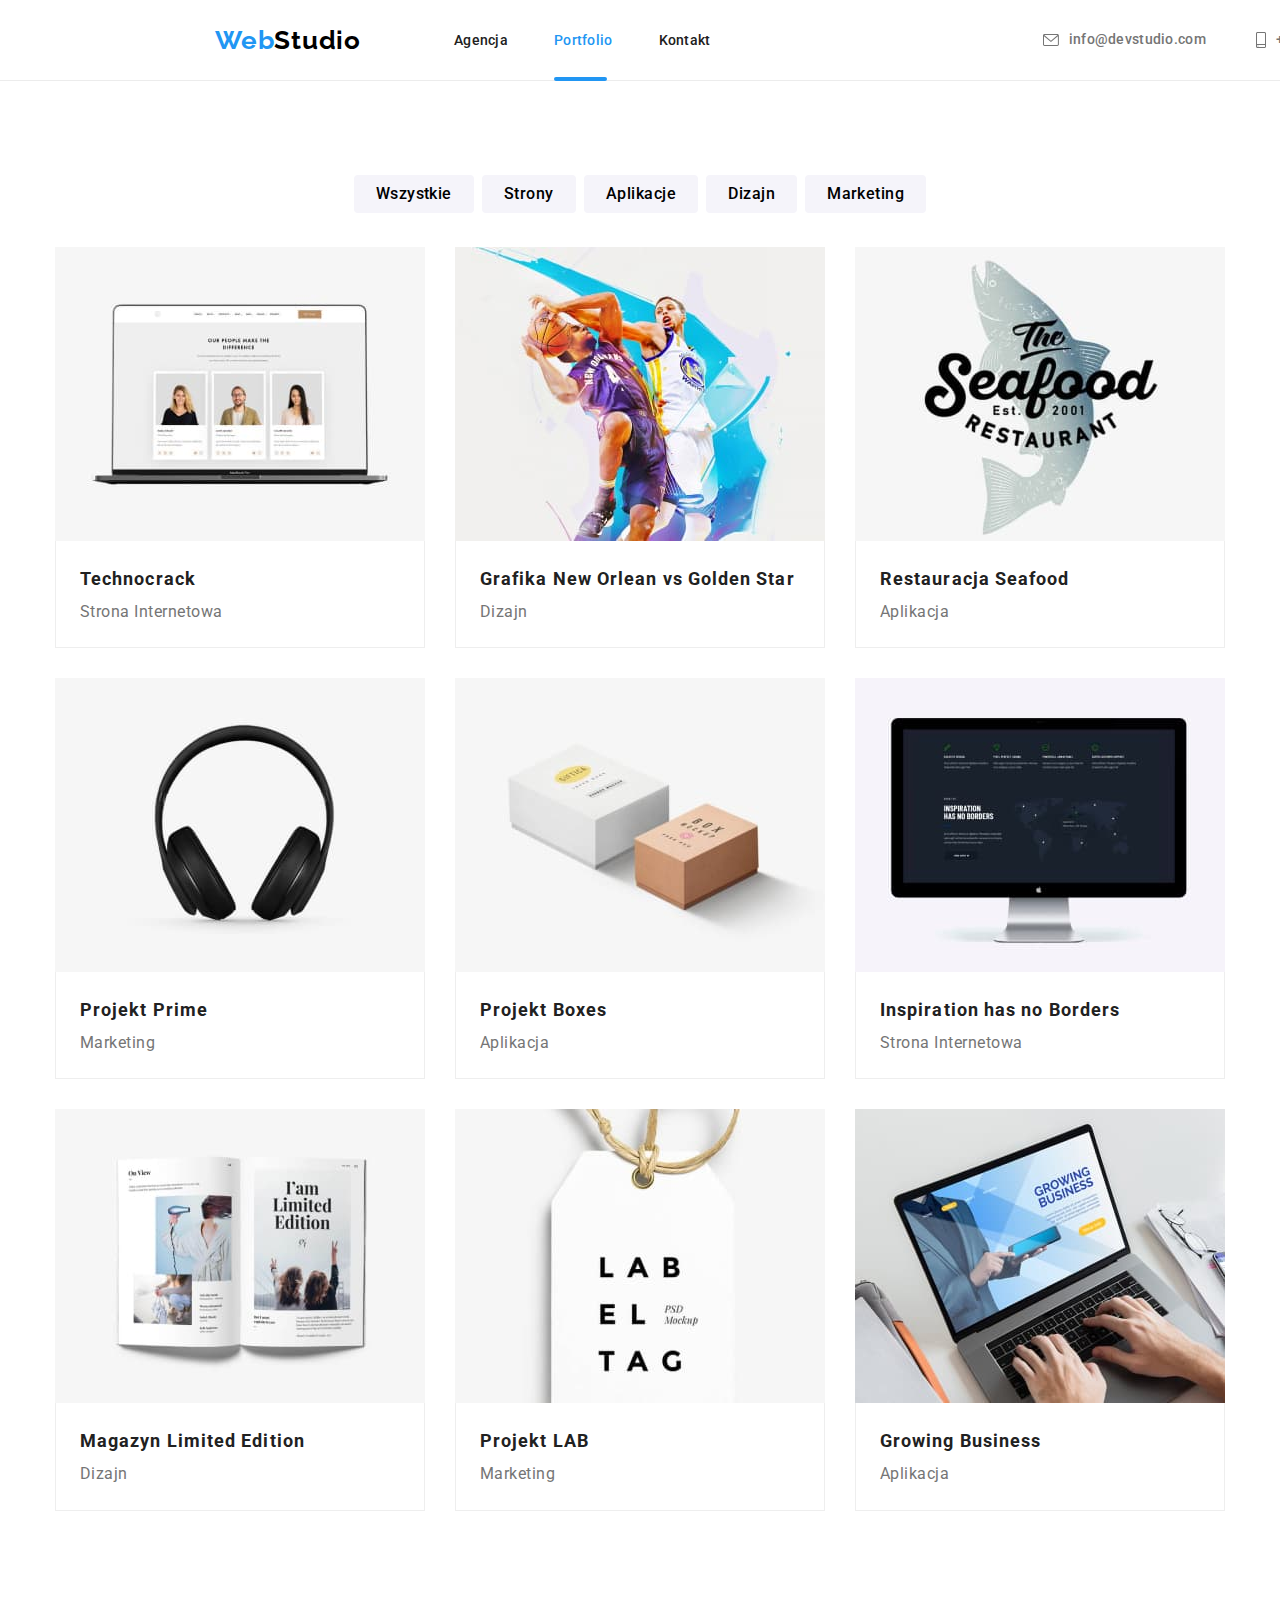
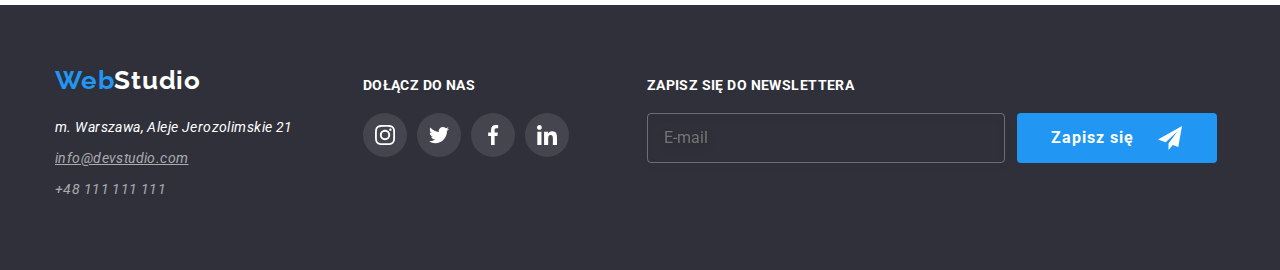
<file: portfolio.html>
<!DOCTYPE html>
<html lang="en">
  <head>
    <meta charset="UTF-8" />
    <meta http-equiv="X-UA-Compatible" content="IE=edge" />
    <meta name="viewport" content="width=device-width, initial-scale=1.0" />
    <title>HW03</title>
    <link rel="stylesheet" href="./css/modern-normalize.min.css" />
    <link rel="preconnect" href="https://fonts.googleapis.com" />
    <link rel="preconnect" href="https://fonts.gstatic.com" crossorigin />
    <link
      href="https://fonts.googleapis.com/css2?family=Raleway:wght@700&family=Roboto:wght@400;500;700;900&display=swap"
      rel="stylesheet"
    />
    <link rel="stylesheet" href="./css/main.min.css" />
  </head>
  <body>
    <header>
      <div class="page-header container">
        <nav class="navigation">
          <a class="logo" href="index.html"
            >Web<span class="logo_header">Studio</span></a
          >
          <ul class="navigation_menu">
            <li>
              <a class="navigation_link" href="./index.html">Agencja</a>
            </li>
            <li>
              <a
                class="navigation_link navigation_link--active"
                href="./portfolio.html"
                >Portfolio</a
              >
              <div class="navigation_underscore"></div>
            </li>
            <li><a class="navigation_link" href="/Kontakt">Kontakt</a></li>
          </ul>
        </nav>
        <div class="contact">
          <a class="contact_link" href="mailto:info@devstudio.com">
            <svg class="contact_icon" width="16" height="12">
              <use href="./images/icons.svg#icon-envelope"></use>
            </svg>
            info@devstudio.com
          </a>
          <a class="contact_link" href="tel:+48111111111"
            ><svg class="contact_icon" width="10" height="16">
              <use href="./images/icons.svg#icon-smartphone"></use>
            </svg>
            +48 111 111 111</a
          >
        </div>
      </div>
    </header>
    <main>
      <section class="section">
        <div class="container">
          <ul class="buttons-list">
            <li>
              <button type="button" class="buttons-list_button">
                Wszystkie
              </button>
            </li>
            <li>
              <button type="button" class="buttons-list_button">Strony</button>
            </li>
            <li>
              <button type="button" class="buttons-list_button">
                Aplikacje
              </button>
            </li>
            <li>
              <button type="button" class="buttons-list_button">Dizajn</button>
            </li>
            <li>
              <button type="button" class="buttons-list_button">
                Marketing
              </button>
            </li>
          </ul>

          <ul class="portfolio-list">
            <li class="portfolio-list_item">
              <figure>
                <div class="portfolio-list_box">
                  <div class="portfolio-list_overlay">
                    <span class="overlay_description"
                      >Technocrack jest popularną platformą wykorzystywaną do
                      rozpowszechniania koronawirusa. Firmy wykorzystują tę
                      platformę do celów szpiegowskich i ataków na
                      niezabezpieczone serwery konkurencji</span
                    >
                  </div>
                  <img
                    src="./images/portfolio/technocrack-interface.jpg"
                    width="370"
                    height="294"
                    alt="interface strony Technocrack"
                  />
                </div>
                <figcaption class="portfolio-list_description">
                  <p>
                    <b>Technocrack</b><br />
                    <span>Strona Internetowa</span>
                  </p>
                </figcaption>
              </figure>
            </li>
            <li class="portfolio-list_item">
              <figure>
                <div class="portfolio-list_box">
                  <div class="portfolio-list_overlay">
                    <span class="overlay_description"
                      >Technocrack jest popularną platformą wykorzystywaną do
                      rozpowszechniania koronawirusa. Firmy wykorzystują tę
                      platformę do celów szpiegowskich i ataków na
                      niezabezpieczone serwery konkurencji</span
                    >
                  </div>
                  <img
                    src="./images/portfolio/bascetball-game.jpg"
                    width="370"
                    height="294"
                    alt="Mecz koszykówki"
                  />
                </div>
                <figcaption class="portfolio-list_description">
                  <p>
                    <b>Grafika New Orlean vs Golden Star</b><br />
                    <span>Dizajn</span>
                  </p>
                </figcaption>
              </figure>
            </li>
            <li class="portfolio-list_item">
              <figure>
                <div class="portfolio-list_box">
                  <div class="portfolio-list_overlay">
                    <span class="overlay_description"
                      >Technocrack jest popularną platformą wykorzystywaną do
                      rozpowszechniania koronawirusa. Firmy wykorzystują tę
                      platformę do celów szpiegowskich i ataków na
                      niezabezpieczone serwery konkurencji</span
                    >
                  </div>
                  <img
                    src="./images/portfolio/seafood-logo.jpg"
                    width="370"
                    height="294"
                    alt="Logo restauracji"
                  />
                </div>
                <figcaption class="portfolio-list_description">
                  <p>
                    <b>Restauracja Seafood</b><br />
                    <span>Aplikacja</span>
                  </p>
                </figcaption>
              </figure>
            </li>
            <li class="portfolio-list_item">
              <figure>
                <div class="portfolio-list_box">
                  <div class="portfolio-list_overlay">
                    <span class="overlay_description"
                      >Technocrack jest popularną platformą wykorzystywaną do
                      rozpowszechniania koronawirusa. Firmy wykorzystują tę
                      platformę do celów szpiegowskich i ataków na
                      niezabezpieczone serwery konkurencji</span
                    >
                  </div>
                  <img
                    src="./images/portfolio/headphones.jpg"
                    width="370"
                    height="294"
                    alt="Czarne słuchawki nauszne"
                  />
                </div>
                <figcaption class="portfolio-list_description">
                  <p>
                    <b>Projekt Prime</b><br />
                    <span>Marketing</span>
                  </p>
                </figcaption>
              </figure>
            </li>
            <li class="portfolio-list_item">
              <figure>
                <div class="portfolio-list_box">
                  <div class="portfolio-list_overlay">
                    <span class="overlay_description"
                      >Technocrack jest popularną platformą wykorzystywaną do
                      rozpowszechniania koronawirusa. Firmy wykorzystują tę
                      platformę do celów szpiegowskich i ataków na
                      niezabezpieczone serwery konkurencji</span
                    >
                  </div>
                  <img
                    src="./images/portfolio/boxes.jpg"
                    width="370"
                    height="294"
                    alt="Dwa pudełka"
                  />
                </div>
                <figcaption class="portfolio-list_description">
                  <p>
                    <b>Projekt Boxes</b><br />
                    <span>Aplikacja</span>
                  </p>
                </figcaption>
              </figure>
            </li>
            <li class="portfolio-list_item">
              <figure>
                <div class="portfolio-list_box">
                  <div class="portfolio-list_overlay">
                    <span class="overlay_description"
                      >Technocrack jest popularną platformą wykorzystywaną do
                      rozpowszechniania koronawirusa. Firmy wykorzystują tę
                      platformę do celów szpiegowskich i ataków na
                      niezabezpieczone serwery konkurencji</span
                    >
                  </div>
                  <img
                    src="./images/portfolio/monitor.jpg"
                    width="370"
                    height="294"
                    alt="Monitor z interfacem strony"
                  />
                </div>
                <figcaption class="portfolio-list_description">
                  <p>
                    <b>Inspiration has no Borders</b><br />
                    <span>Strona Internetowa</span>
                  </p>
                </figcaption>
              </figure>
            </li>
            <li class="portfolio-list_item">
              <figure>
                <div class="portfolio-list_box">
                  <div class="portfolio-list_overlay">
                    <span class="overlay_description"
                      >Technocrack jest popularną platformą wykorzystywaną do
                      rozpowszechniania koronawirusa. Firmy wykorzystują tę
                      platformę do celów szpiegowskich i ataków na
                      niezabezpieczone serwery konkurencji</span
                    >
                  </div>
                  <img
                    src="./images/portfolio/magazine.jpg"
                    width="370"
                    height="294"
                    alt="wizualizacja stron z magazynu"
                  />
                </div>
                <figcaption class="portfolio-list_description">
                  <p>
                    <b>Magazyn Limited Edition</b><br />
                    <span>Dizajn</span>
                  </p>
                </figcaption>
              </figure>
            </li>
            <li class="portfolio-list_item">
              <figure>
                <div class="portfolio-list_box">
                  <div class="portfolio-list_overlay">
                    <span class="overlay_description"
                      >Technocrack jest popularną platformą wykorzystywaną do
                      rozpowszechniania koronawirusa. Firmy wykorzystują tę
                      platformę do celów szpiegowskich i ataków na
                      niezabezpieczone serwery konkurencji</span
                    >
                  </div>
                  <img
                    src="./images/portfolio/label.jpg"
                    width="370"
                    height="294"
                    alt="zdjęcie etykiety"
                  />
                </div>
                <figcaption class="portfolio-list_description">
                  <p>
                    <b>Projekt LAB</b><br />
                    <span>Marketing</span>
                  </p>
                </figcaption>
              </figure>
            </li>
            <li class="portfolio-list_item">
              <figure>
                <div class="portfolio-list_box">
                  <div class="portfolio-list_overlay">
                    <span class="overlay_description"
                      >Technocrack jest popularną platformą wykorzystywaną do
                      rozpowszechniania koronawirusa. Firmy wykorzystują tę
                      platformę do celów szpiegowskich i ataków na
                      niezabezpieczone serwery konkurencji</span
                    >
                  </div>
                  <img
                    src="./images/portfolio/business-laptop.jpg"
                    width="370"
                    height="294"
                    alt="laptop z interfacem aplikacji"
                  />
                </div>
                <figcaption class="portfolio-list_description">
                  <p>
                    <b>Growing Business</b><br />
                    <span>Aplikacja</span>
                  </p>
                </figcaption>
              </figure>
            </li>
          </ul>
        </div>
      </section>
    </main>
    <footer class="footer">
      <div class="container footer_container">
        <div>
          <a class="logo" href="index.html"
            >Web<span class="logo_footer">Studio </span></a
          >
          <address>
            <p>m. Warszawa, Aleje Jerozolimskie 21</p>

            <a class="footer_contact" href="mailto:info@devstudio.com">
              info@devstudio.com
            </a>
            <a class="footer_contact" href="tel:+48111111111"
              >+48 111 111 111</a
            >
          </address>
        </div>

        <div class="footer_socials-block">
          <h3>DOŁĄCZ DO NAS</h3>
          <ul class="socials">
            <li class="socials_item">
              <svg class="socials_icon--footer" width="20" height="20">
                <use href="./images/icons.svg#icon-instagram"></use>
              </svg>
            </li>
            <li class="socials_item">
              <svg class="socials_icon--footer" width="20" height="20">
                <use href="./images/icons.svg#icon-twitter"></use>
              </svg>
            </li>
            <li class="socials_item">
              <svg class="socials_icon--footer" width="20" height="20">
                <use href="./images/icons.svg#icon-facebook"></use>
              </svg>
            </li>
            <li class="socials_item">
              <svg class="socials_icon--footer" width="20" height="20">
                <use href="./images/icons.svg#icon-linkedin"></use>
              </svg>
            </li>
          </ul>
        </div>
        <div class="footer_form">
          <form action="">
            <label for="footer-email">
              <h3>Zapisz się do newslettera</h3></label
            >
            <input
              class="footer_email-input"
              id="footer-email"
              type="email"
              name="newsletter"
              placeholder="E-mail"
            />
          </form>
          <button class="footer_submit-button" type="submit">
            <span class="footer_submit-text">Zapisz się</span>
            <svg width="24" height="24">
              <use href="./images/icons.svg#icon-send"></use>
            </svg>
          </button>
        </div>
      </div>
    </footer>
  </body>
</html>
</file>
<file: css/main.min.css>
*,*::before,*::after{-webkit-box-sizing:border-box;box-sizing:border-box}*{margin:0;padding:0}body{font-family:"Roboto",sans-serif;color:#212121;max-width:1600px;margin:0 auto}img{display:block}.section{padding:94px 0}.container{width:1200px;margin:0 auto;padding:0 15px;max-width:100%}.headline{font-weight:700;font-size:36px;line-height:1.17;text-align:center;letter-spacing:.03em}.page-header{display:-webkit-box;display:-ms-flexbox;display:flex;-webkit-box-pack:justify;-ms-flex-pack:justify;justify-content:space-between}.navigation{display:-webkit-box;display:-ms-flexbox;display:flex;-webkit-box-align:center;-ms-flex-align:center;align-items:center;gap:93px}.navigation_menu{display:-webkit-box;display:-ms-flexbox;display:flex;gap:46px;list-style-type:none}.navigation_link{font-weight:500;font-size:14px;line-height:1.14;letter-spacing:.02em;text-decoration:none;color:#212121;-webkit-transition:color 250ms cubic-bezier(0.4, 0, 0.2, 1);transition:color 250ms cubic-bezier(0.4, 0, 0.2, 1)}.navigation_link:hover,.navigation_link:focus{color:#2196f3}.navigation_link--active{color:#2196f3}.navigation_underscore{position:relative}.navigation_underscore::after{height:4px;content:"";position:absolute;width:53px;height:4px;background-color:#2196f3;top:28px;border-radius:2px}.logo{font-family:"Raleway";font-weight:700;font-size:26px;line-height:1.19;letter-spacing:.03em;color:#2196f3;text-decoration:none}.logo_header{color:#000}.contact{display:-webkit-box;display:-ms-flexbox;display:flex;gap:50px;padding:32px 0}.contact_link{font-weight:500;font-size:14px;line-height:1.14;letter-spacing:.02em;text-decoration:none;color:#757575;height:16px;display:-webkit-box;display:-ms-flexbox;display:flex;-webkit-box-align:center;-ms-flex-align:center;align-items:center;-webkit-transition:color 250ms cubic-bezier(0.4, 0, 0.2, 1);transition:color 250ms cubic-bezier(0.4, 0, 0.2, 1)}.contact_link:hover,.contact_link:focus{color:#2196f3}.contact_icon{fill:currentcolor;margin-right:10px}header{width:1600px;border-bottom:1px solid #ececec}.main-section{background:#2f303a;padding:195px 452px 200px;background-image:-webkit-gradient(linear, left top, left bottom, from(rgba(47, 48, 58, 0.4)), to(rgba(47, 48, 58, 0.4))),url(/goit-markup-hw-04/images/agencja/background-image.jpg);background-image:linear-gradient(rgba(47, 48, 58, 0.4), rgba(47, 48, 58, 0.4)),url(/goit-markup-hw-04/images/agencja/background-image.jpg);max-width:1600px}.main-section_title{font-weight:900;font-size:44px;line-height:1.36;text-align:center;letter-spacing:.06em;text-transform:uppercase;color:#fff;width:696px;text-align:center;margin-bottom:35px}.main-section_button{background:#2196f3;-webkit-box-shadow:0px 4px 4px rgba(0,0,0,.15);box-shadow:0px 4px 4px rgba(0,0,0,.15);border-radius:4px;font-weight:700;font-size:16px;line-height:1.875;color:#fff;padding:10px 41px 10px 42px;width:200px;border-style:none;margin-left:248px;cursor:pointer;-webkit-transition:scale 250ms cubic-bezier(0.4, 0, 0.2, 1);transition:scale 250ms cubic-bezier(0.4, 0, 0.2, 1)}.main-section_button:hover{scale:1.05}.list-one{list-style-type:none;display:-webkit-box;display:-ms-flexbox;display:flex;gap:30px;margin-bottom:94px;max-width:1170px}.list-one p{color:#757575;font-size:14px;line-height:1.6;letter-spacing:.03em}.list-one b{font-weight:700;font-size:14px;line-height:1.14;letter-spacing:.03em;text-transform:uppercase;margin-top:30px}.list-one_icon{margin-bottom:30px}.services-list{list-style-type:none;display:-webkit-box;display:-ms-flexbox;display:flex;gap:30px;margin-top:50px;max-width:1170px}.services-list_box{position:relative;display:-webkit-box;display:-ms-flexbox;display:flex;-webkit-box-pack:center;-ms-flex-pack:center;justify-content:center;-webkit-box-align:center;-ms-flex-align:center;align-items:center;text-transform:uppercase;background:rgba(47,48,58,.8);height:70px;font-weight:700;font-size:14px;line-height:16px;letter-spacing:.03em;color:#fff;bottom:70px}.team{background-color:#f5f4fa}.team_item{background-color:#fff;-webkit-box-shadow:0px 1px 3px rgba(0,0,0,.12),0px 1px 1px rgba(0,0,0,.14),0px 2px 1px rgba(0,0,0,.2);box-shadow:0px 1px 3px rgba(0,0,0,.12),0px 1px 1px rgba(0,0,0,.14),0px 2px 1px rgba(0,0,0,.2);border-radius:0px 0px 4px 4px;margin-top:50px}.team_list{list-style-type:none;display:-webkit-box;display:-ms-flexbox;display:flex;gap:30px}.team_description{padding-top:30px;text-align:center}.team_description span{font-size:16px;line-height:1.19;letter-spacing:.03em;color:#757575}.team_description b{font-weight:500;font-size:16px;line-height:1.19;letter-spacing:.03em}.team_description p{margin-top:10px;margin-bottom:16px}.socials{display:-webkit-box;display:-ms-flexbox;display:flex;-webkit-box-pack:center;-ms-flex-pack:center;justify-content:center;gap:10px;list-style:none;margin-bottom:30px}.socials_icon{fill:#afb1b8}.socials_item{width:44px;height:44px;border-radius:50%;display:-webkit-box;display:-ms-flexbox;display:flex;-webkit-box-pack:center;-ms-flex-pack:center;justify-content:center;-webkit-box-align:center;-ms-flex-align:center;align-items:center;-webkit-transition:background-color 250ms cubic-bezier(0.4, 0, 0.2, 1);transition:background-color 250ms cubic-bezier(0.4, 0, 0.2, 1);-webkit-transition-property:background-color,fill;transition-property:background-color,fill;background-color:rgba(255,255,255,.1)}.socials_item:hover,.socials_item:focus{background-color:#2196f3;cursor:pointer}.socials_item:hover>svg,.socials_item:focus>svg{fill:#fff;cursor:pointer}.clients-list{display:-webkit-box;display:-ms-flexbox;display:flex;list-style:none;gap:30px;margin-top:50px}.clients-list_icon{fill:#afb1b8;-webkit-transition:fill 250ms cubic-bezier(0.4, 0, 0.2, 1);transition:fill 250ms cubic-bezier(0.4, 0, 0.2, 1)}.clients-list_item{width:170px;height:92px;border:1px solid;border-radius:4px;display:-webkit-box;display:-ms-flexbox;display:flex;-webkit-box-pack:center;-ms-flex-pack:center;justify-content:center;-webkit-box-align:center;-ms-flex-align:center;align-items:center;border-color:#afb1b8;-webkit-transition:border-color 250ms cubic-bezier(0.4, 0, 0.2, 1);transition:border-color 250ms cubic-bezier(0.4, 0, 0.2, 1)}.clients-list_item:hover,.clients-list_item:focus{border-color:#2196f3;cursor:pointer}.clients-list_item:hover>.clients-list_icon,.clients-list_item:focus>.clients-list_icon{fill:#2196f3;cursor:pointer}.buttons-list{list-style-type:none;display:-webkit-box;display:-ms-flexbox;display:flex;gap:8px;-webkit-box-pack:center;-ms-flex-pack:center;justify-content:center;margin-bottom:34px}.buttons-list_button{font-weight:500;font-size:16px;line-height:1.6;letter-spacing:.03em;cursor:pointer;padding:6px 22px;border-radius:4px;border-style:none;background:#f5f4fa;-webkit-transition:background-color 250ms cubic-bezier(0.4, 0, 0.2, 1);transition:background-color 250ms cubic-bezier(0.4, 0, 0.2, 1);-webkit-transition-property:background-color color;transition-property:background-color color}.buttons-list_button:hover,.buttons-list_button:focus{color:#fff;background-color:#2196f3;-webkit-box-shadow:0px 3px 1px rgba(0,0,0,.1),0px 1px 2px rgba(0,0,0,.08),0px 2px 2px rgba(0,0,0,.12);box-shadow:0px 3px 1px rgba(0,0,0,.1),0px 1px 2px rgba(0,0,0,.08),0px 2px 2px rgba(0,0,0,.12)}.portfolio-list{display:-webkit-box;display:-ms-flexbox;display:flex;-ms-flex-wrap:wrap;flex-wrap:wrap;gap:30px;list-style:none}.portfolio-list_description{border:1px solid #eee;border-top:none;padding:20px 24px}.portfolio-list_description b{font-weight:700;font-size:18px;line-height:2;letter-spacing:.06em}.portfolio-list_description span{font-size:16px;line-height:1.9;letter-spacing:.03em;color:#757575}.portfolio-list_box{overflow:hidden;position:relative}.portfolio-list_overlay{width:370px;position:absolute;height:294px;display:-webkit-box;display:-ms-flexbox;display:flex;-webkit-box-align:center;-ms-flex-align:center;align-items:center;background:rgba(33,150,243,.9);-webkit-transform:translateY(100%);transform:translateY(100%);-webkit-transition:-webkit-transform 250ms linear;transition:-webkit-transform 250ms linear;transition:transform 250ms linear;transition:transform 250ms linear, -webkit-transform 250ms linear}.portfolio-list_item{-webkit-transition:-webkit-box-shadow 250ms cubic-bezier(0.4, 0, 0.2, 1);transition:-webkit-box-shadow 250ms cubic-bezier(0.4, 0, 0.2, 1);transition:box-shadow 250ms cubic-bezier(0.4, 0, 0.2, 1);transition:box-shadow 250ms cubic-bezier(0.4, 0, 0.2, 1), -webkit-box-shadow 250ms cubic-bezier(0.4, 0, 0.2, 1)}.portfolio-list_item:hover,.portfolio-list_item:focus{-webkit-box-shadow:0px 1px 1px rgba(0,0,0,.12),0px 4px 4px rgba(0,0,0,.06),1px 4px 6px rgba(0,0,0,.16);box-shadow:0px 1px 1px rgba(0,0,0,.12),0px 4px 4px rgba(0,0,0,.06),1px 4px 6px rgba(0,0,0,.16);cursor:pointer}.portfolio-list_item:hover .portfolio-list_overlay,.portfolio-list_item:focus .portfolio-list_overlay{-webkit-transform:translateY(0);transform:translateY(0)}.overlay_description{margin:49px 45px 49px 24px;font-weight:400;font-size:18px;line-height:28px;letter-spacing:.03em;color:#fff}.footer{background:#2f303a;padding:60px 0}.footer_socials-block{margin-left:70px;margin-top:12px}.footer_socials-block>h3{margin-bottom:20px;font-weight:700;font-size:14px;line-height:16px;letter-spacing:.03em;text-transform:uppercase;color:#fff}.footer_container{display:-webkit-box;display:-ms-flexbox;display:flex}.footer_contact{color:rgba(255,255,255,.6);font-size:14px;line-height:1.6;letter-spacing:.03em;text-decoration:none;margin-bottom:9px;display:block;-webkit-transition:color 250ms cubic-bezier(0.4, 0, 0.2, 1);transition:color 250ms cubic-bezier(0.4, 0, 0.2, 1)}.footer_contact:first-of-type{text-decoration:underline}.footer_contact:hover,.footer_contact:focus{color:#2196f3}.footer_submit-button{background-color:#2196f3;border-radius:4px;width:200px;height:50px;display:-webkit-box;display:-ms-flexbox;display:flex;-webkit-box-align:center;-ms-flex-align:center;align-items:center;-webkit-box-pack:center;-ms-flex-pack:center;justify-content:center;gap:24px;border-style:none;margin-top:36px;-webkit-transition:scale 250ms cubic-bezier(0.4, 0, 0.2, 1);transition:scale 250ms cubic-bezier(0.4, 0, 0.2, 1);cursor:pointer}.footer_submit-button:hover{scale:1.05}.footer_submit-text{font-weight:700;font-size:16px;line-height:30px;letter-spacing:.06em;color:#fff}.footer_form{display:-webkit-box;display:-ms-flexbox;display:flex;margin-top:12px;margin-left:78px;gap:12px}.footer_email-input{width:358px;height:50px;border:1px solid rgba(255,255,255,.3);-webkit-filter:drop-shadow(0px 4px 4px rgba(0, 0, 0, 0.15));filter:drop-shadow(0px 4px 4px rgba(0, 0, 0, 0.15));border-radius:4px;background-color:inherit;padding-left:16px;font-weight:400;font-size:16px;line-height:20px;color:#fff}label>h3{margin-bottom:20px;font-weight:700;font-size:14px;line-height:16px;letter-spacing:.03em;text-transform:uppercase;color:#fff}address p{font-size:14px;line-height:1.6;letter-spacing:.03em;color:#fff;margin-bottom:9px}address{margin-top:20px}.socials_icon--footer{fill:#fff}.logo_footer{color:#fff}.modal{position:fixed;left:0;top:0;right:0;bottom:0;background:rgba(0,0,0,.2);z-index:1;-webkit-transition-property:opacity visibility;transition-property:opacity visibility;-webkit-transition-duration:250ms;transition-duration:250ms;-webkit-transition-timing-function:cubic-bezier(0.4, 0, 0.2, 1);transition-timing-function:cubic-bezier(0.4, 0, 0.2, 1);cursor:not-allowed}.modal_label{font-weight:400;font-size:12px;line-height:14px;letter-spacing:.01em;color:#757575}.modal_box{width:528px;height:581px;background-color:#fff;-webkit-box-shadow:0px 1px 3px rgba(0,0,0,.12),0px 1px 1px rgba(0,0,0,.14),0px 2px 1px rgba(0,0,0,.2);box-shadow:0px 1px 3px rgba(0,0,0,.12),0px 1px 1px rgba(0,0,0,.14),0px 2px 1px rgba(0,0,0,.2);border-radius:4px;display:-webkit-box;display:-ms-flexbox;display:flex;position:absolute;top:50%;left:50%;-webkit-transform:translate(-50%, -50%);transform:translate(-50%, -50%);cursor:auto;-webkit-box-orient:vertical;-webkit-box-direction:normal;-ms-flex-direction:column;flex-direction:column;-webkit-box-align:center;-ms-flex-align:center;align-items:center}.modal_input{width:448px;height:40px;border:1px solid rgba(33,33,33,.2);border-radius:4px;padding-top:11px;padding-bottom:11px;padding-left:42px;font-size:12px;line-height:14px;-webkit-transition:border-color 250ms cubic-bezier(0.4, 0, 0.2, 1);transition:border-color 250ms cubic-bezier(0.4, 0, 0.2, 1)}.modal_input:focus-within{border-color:#2196f3}.modal_input:focus-within>svg{fill:#2196f3}.modal_textarea{width:448px;height:120px;border:1px solid rgba(33,33,33,.2);border-radius:4px;padding:12px 16px;font-size:12px;line-height:14px}.modal_contacts{margin-left:40px;margin-right:40px}.modal_title{font-weight:700;font-size:20px;line-height:23px;text-align:center;letter-spacing:.03em;color:#212121;margin:40px 40px 12px}.modal_submit-button{width:200px;height:50px;background:#2196f3;-webkit-box-shadow:0px 4px 4px rgba(0,0,0,.15);box-shadow:0px 4px 4px rgba(0,0,0,.15);border-radius:4px;border-style:none;margin:30px 164px 40px;font-weight:700;font-size:16px;line-height:30px;letter-spacing:.06em;color:#fff;cursor:pointer}.modal_checkbox{-webkit-appearance:none;-moz-appearance:none;appearance:none;width:16px;height:15px;z-index:10}.modal_checkbox--unchecked{position:absolute;-webkit-transition:scale,.2s;transition:scale,.2s}.modal_checkbox--checked{position:absolute;fill:var(--negative-text-color);border-radius:2px;visibility:hidden;scale:0;-webkit-transition:background-color 250ms cubic-bezier(0.4, 0, 0.2, 1);transition:background-color 250ms cubic-bezier(0.4, 0, 0.2, 1);-webkit-transition-property:background-color,visibility;transition-property:background-color,visibility}.modal_checkbox:checked~.modal_checkbox--unchecked{scale:0}.modal_checkbox:checked~.modal_checkbox--checked{visibility:visible;background-color:#2196f3;scale:1}.modal_checkbox-text{margin-left:8px}.modal_checkbox-text>a{color:#2196f3}.modal_checkbox-setup{margin-top:20px;margin-left:55px;font-weight:400;font-size:14px;line-height:24px;letter-spacing:.03em;color:#757575;display:-webkit-box;display:-ms-flexbox;display:flex;-webkit-box-align:center;-ms-flex-align:center;align-items:center;position:relative}.modal_input-div{position:relative;margin-top:4px;display:-webkit-box;display:-ms-flexbox;display:flex;-webkit-box-align:center;-ms-flex-align:center;align-items:center}.modal_input-icon{position:absolute;left:13px;-webkit-transition:fill 250ms cubic-bezier(0.4, 0, 0.2, 1);transition:fill 250ms cubic-bezier(0.4, 0, 0.2, 1)}.modal_close-button{width:30px;height:30px;border-radius:50%;background:#fff;border:1px solid rgba(0,0,0,.1);position:absolute;right:8px;top:8px;cursor:pointer}textarea::-webkit-input-placeholder{font-weight:400;font-size:12px;line-height:14px;letter-spacing:.01em;color:rgba(117,117,117,.5)}textarea::-moz-placeholder{font-weight:400;font-size:12px;line-height:14px;letter-spacing:.01em;color:rgba(117,117,117,.5)}textarea:-ms-input-placeholder{font-weight:400;font-size:12px;line-height:14px;letter-spacing:.01em;color:rgba(117,117,117,.5)}textarea::-ms-input-placeholder{font-weight:400;font-size:12px;line-height:14px;letter-spacing:.01em;color:rgba(117,117,117,.5)}textarea::placeholder{font-weight:400;font-size:12px;line-height:14px;letter-spacing:.01em;color:rgba(117,117,117,.5)}input::-webkit-input-placeholder{font-weight:400;font-size:16px;line-height:20px;color:#757575}input::-moz-placeholder{font-weight:400;font-size:16px;line-height:20px;color:#757575}input:-ms-input-placeholder{font-weight:400;font-size:16px;line-height:20px;color:#757575}input::-ms-input-placeholder{font-weight:400;font-size:16px;line-height:20px;color:#757575}input::placeholder{font-weight:400;font-size:16px;line-height:20px;color:#757575}.is-hidden{pointer-events:none;visibility:hidden;opacity:0}/*# sourceMappingURL=main.min.css.map */
</file>
